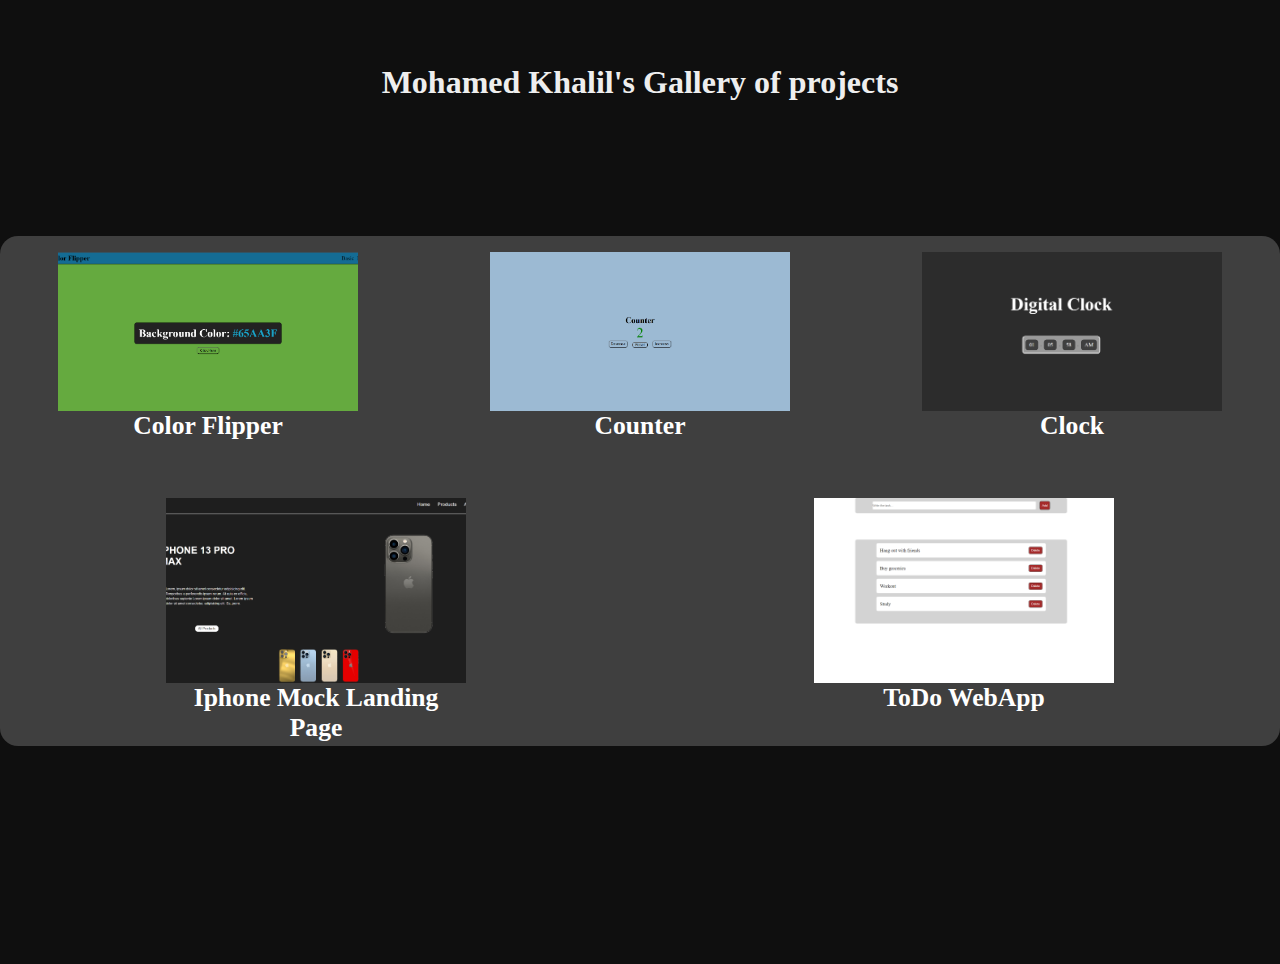
<file: index.html>
<!DOCTYPE html>
<html lang="en">
<head>
    <meta charset="UTF-8">
    <meta name="viewport" content="width=device-width, initial-scale=1.0">
    <title>JS mini-projects</title>

    <!-- stylesheet -->
    <link rel="stylesheet" href="styles.css">
</head>
<body>
    <h1 class="title">Mohamed Khalil's Gallery of projects</h1>
    <div class="container">
        <div class="project">
            <a class='links' href="1.Color Flipper/index.html" target="_blank">
                <div class="image-container">
                    <img src="images/colorFlipper.png" alt="project's image">
                </div>
                <h1 class='names'>Color Flipper</h1>
            </a>
        </div>
        <div class="project">
            <a class='links' href="2.Counter/index.html" target="_blank">
                <div class="image-container">
                    <img src="images/counter.png" alt="project's image">
                </div>
                <h1 class='names'>Counter</h1>
            </a>
        </div>
        <div class="project">
            <a class='links' href="5.Digital Clock/index.html" target="_blank">
                <div class="image-container">
                    <img src="images/Clock.png" alt="project's image">
                </div>
                <h1 class='names'>Clock</h1>
            </a>
        </div>
        <div class="project">
            <a class='links' href="4. Apple Basic Landing page/index.html" target="_blank">
                <div class="image-container">
                    <img src="images/iphoneMockLandingPage.png" alt="project's image">
                </div>
                <h1 class='names'>Iphone Mock Landing Page</h1>
            </a>
        </div>
        <div class="project">
            <a class='links' href="6.To-Do-list/index.html" target="_blank">
                <div class="image-container">
                    <img src="images/ToDoWebApp.png" alt="project's image">
                </div>
                <h1 class='names'>ToDo WebApp</h1>
            </a>
        </div>
    </div>
</body>
</html>
</file>
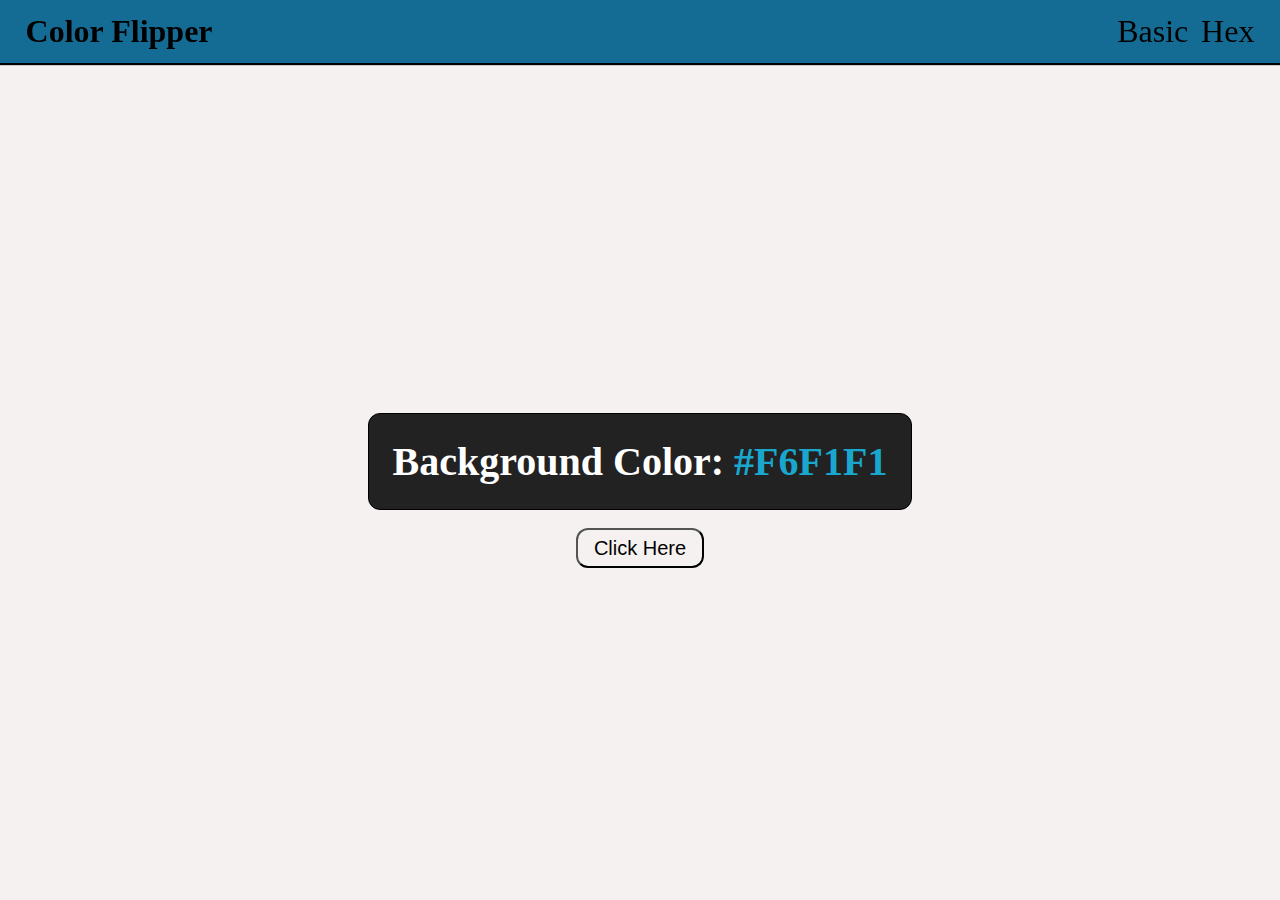
<file: 1.Color Flipper/index.html>
<!DOCTYPE html>
<html>
    <head>
        <title>Color Flipper</title>
        <meta name="viewport" content="width=device-width,initial-scale=1.0">
        <link rel="stylesheet" href="styles.css">
    </head> 

    <body>
        <nav>
            <div class="center">
                <h4>Color Flipper</h4>
                <ul class="links">
                    <li>
                        <a href="index.html">Basic</a>
                    </li>   
                    <li>
                        <a href="hex.html">Hex</a>
                    </li>
                </ul>
                <img class='hamburger' src="hamburger.png" alt="hamburgerIcon" >
            </div>
        </nav>

        <main>
            <h2>Background Color: <span class="color">#F6F1F1</span></h2>
            <button class="btn btn-center" id="btn">Click Here</button>
            
        </main>

        <script src="app.js"></script>
    </body>
</html>
</file>
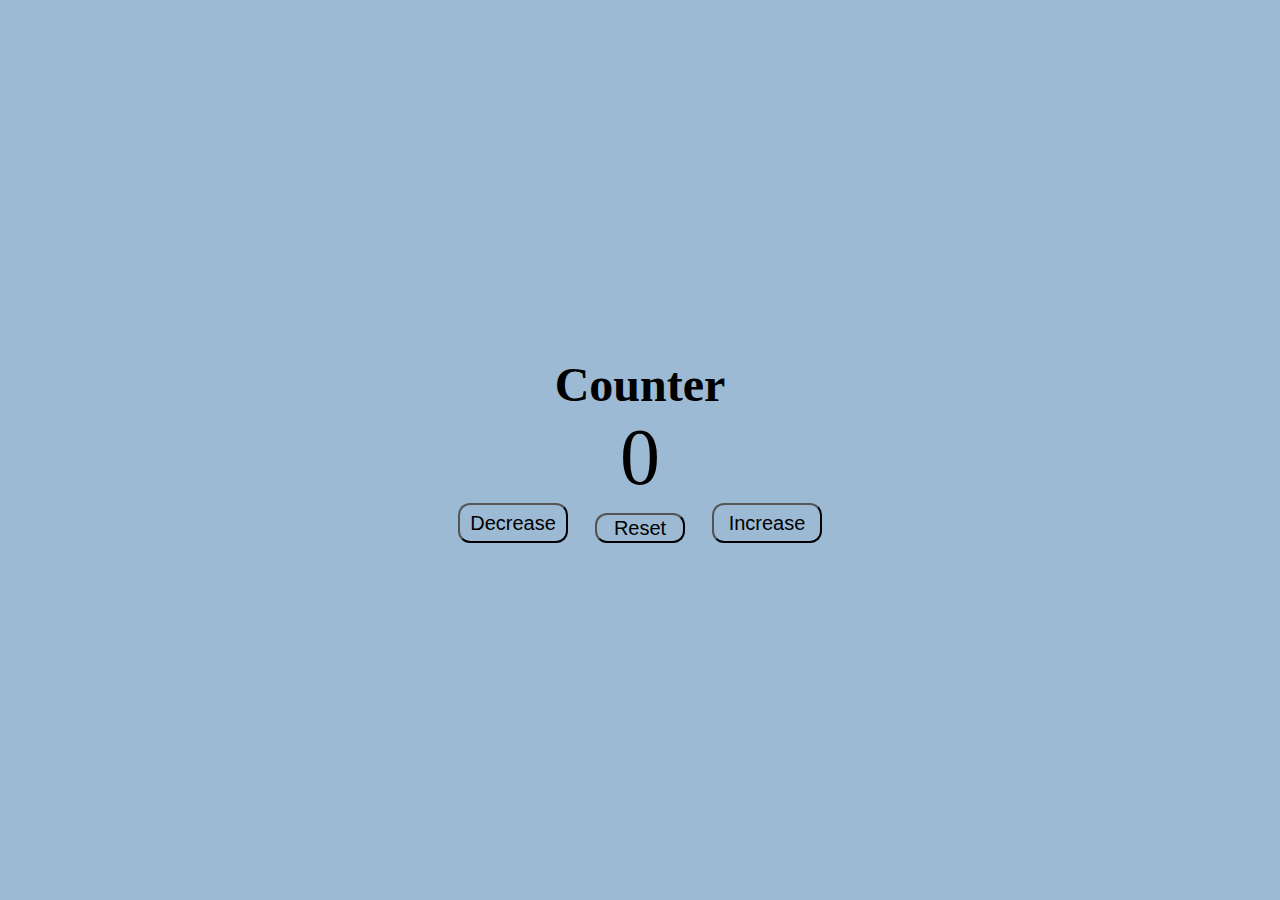
<file: 2.Counter/index.html>
<!DOCTYPE html>
<html>
    <head>
        <title>Counter</title>
        <meta name="viewport" content="width=device-width, initial-scale=1.0">
        <link rel="stylesheet" href="style.css">
    </head>
    <body>
        <main>
            <div class="container">
                <h1>
                    Counter
                </h1>
                <span id="span">0</span>
            </div>
            <div class="btn-container">
                <button class="btn decrease">
                    Decrease
                </button>
                <button class="btn reset">
                    Reset
                </button>
                <button class="btn increase">
                    Increase
                </button>
            </div>

        </main>

        <script src="app.js"></script>
    </body>
</html>
</file>
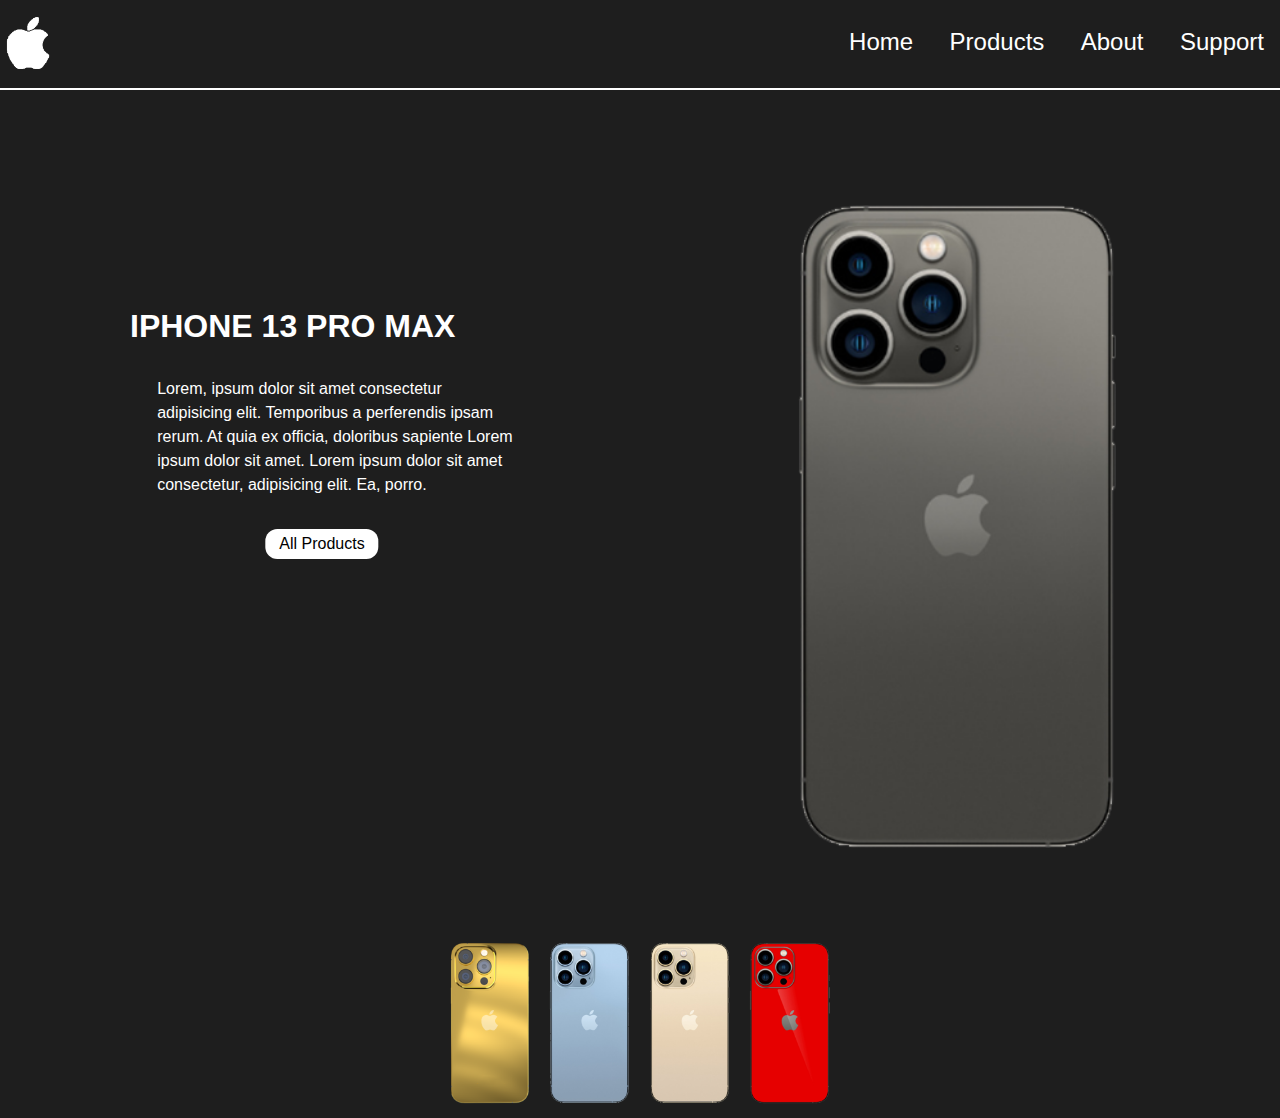
<file: 4. Apple Basic Landing page/index.html>
<!DOCTYPE html>
<html lang="en">
<head>
    <meta charset="UTF-8">
    <meta http-equiv="X-UA-Compatible" content="IE=edge">
    <meta name="viewport" content="width=device-width, initial-scale=1.0">
    <title>Iphone 13 Basic Landing Page</title>
    
    <!-- Styles and icons-->
    <link rel="stylesheet" href="styles.css">
    <link rel="icon" href="Images/logo.png">
</head>
<body>
    <article id="container">
        <header>
            <img id="logo" src="Images/logo.png">
            <ul id="navbar">
                <li><a href="index.html">Home</a></li>
                <li><a href="https://www.apple.com/store" target="_blank">Products</a></li>
                <li><a href="index.html">About</a></li>
                <li><a href="https://support.apple.com/contact" target="_blank">Support</a></li>
            </ul>
        </header>
        <div class="content">
            <div class="text">
                <h2>Iphone 13 pro max</h2>
                <p>Lorem, ipsum dolor sit amet consectetur adipisicing elit. 
                    Temporibus a perferendis ipsam rerum. 
                    At quia ex officia, doloribus sapiente Lorem ipsum dolor sit amet. Lorem ipsum dolor sit amet consectetur, adipisicing elit. Ea, porro.</p>
                    <a href="https://www.apple.com/iphone/" target="_blank" class="button">All Products</a>
            </div>
            <div class="img">
                <img src="Images/2.png"id="product">
            </div>
        </div>

        <div class="icons">
            <img onclick="Switch(this.src, '#000')" src="Images/0.png" class="btn">
            <img onclick="Switch(this.src,'#2596be')"  src="Images/1.png" class="btn">
            <img onclick="Switch(this.src,'#c79b53')"  src="Images/3.png" class="btn">
            <img onclick="Switch(this.src,'#c82525')"  src="Images/4.png" class="btn">
        </div>
      

    </article>
    <script src="app.js"></script>
</body>
</html>
</file>
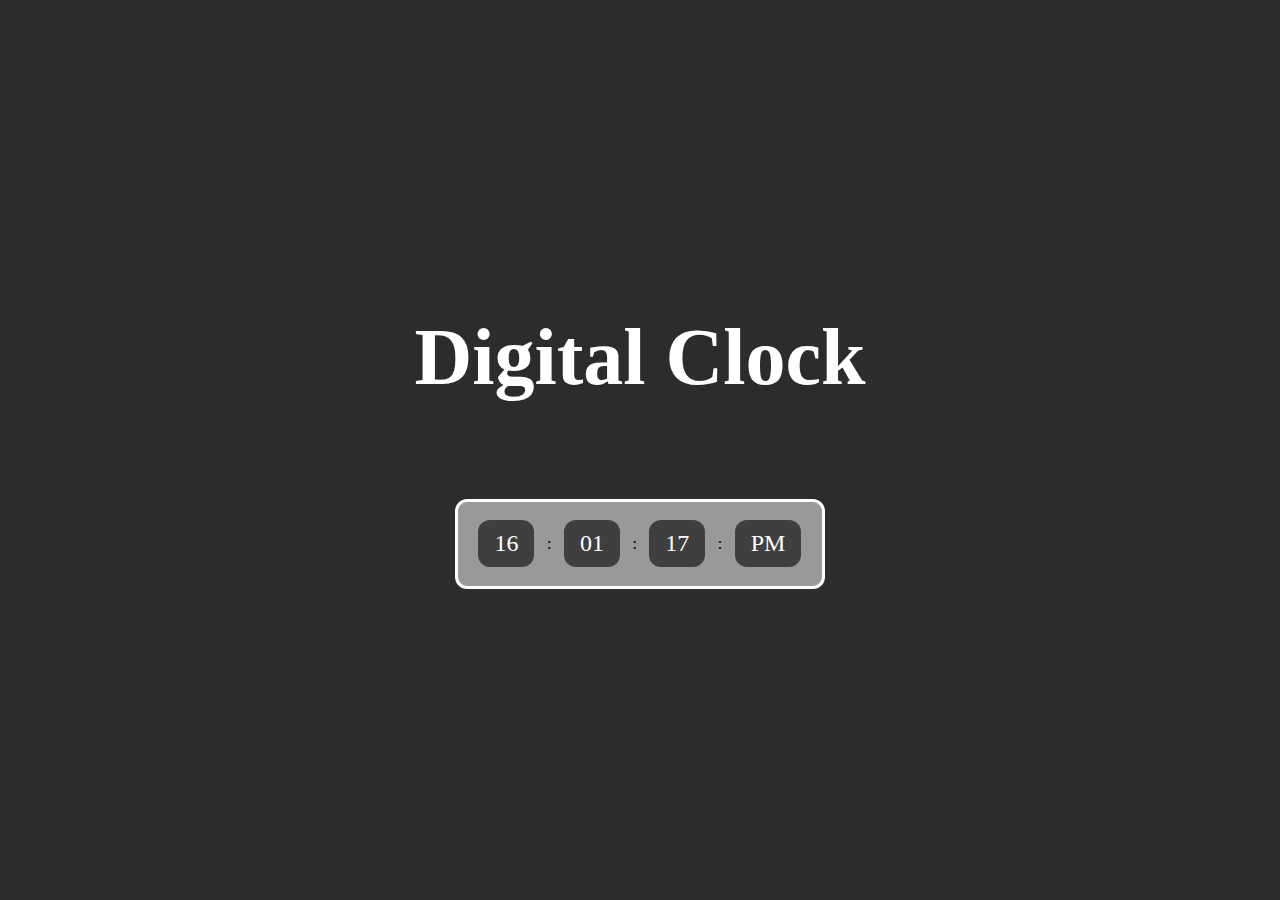
<file: 5.Digital Clock/index.html>
<!DOCTYPE html>
<html lang="en">
    <!-- Made by Mohamed Khalil ^^ -->
<head>
    <meta charset="UTF-8">
    <meta http-equiv="X-UA-Compatible" content="IE=edge">
    <meta name="viewport" content="width=device-width, initial-scale=1.0">
    <title>Digital Clock</title>
    <!--  CSS -->
    <link rel="stylesheet" href="styles.css">
</head>
<body>
     
    <article class="container">
        <h2>Digital Clock</h2> 
        <div class="Clock">
            <span id="hours">00</span>
            <span class="points">:</span>
            <span id="minutes">00</span>
            <span class="points">:</span>
            <span id="seconds">00</span>
            <span class="points">:</span>
            <span id="cycle">PM</span>
        </div>
    </article>
    <script src="app.js"></script>
    
</body>
</html>
</file>
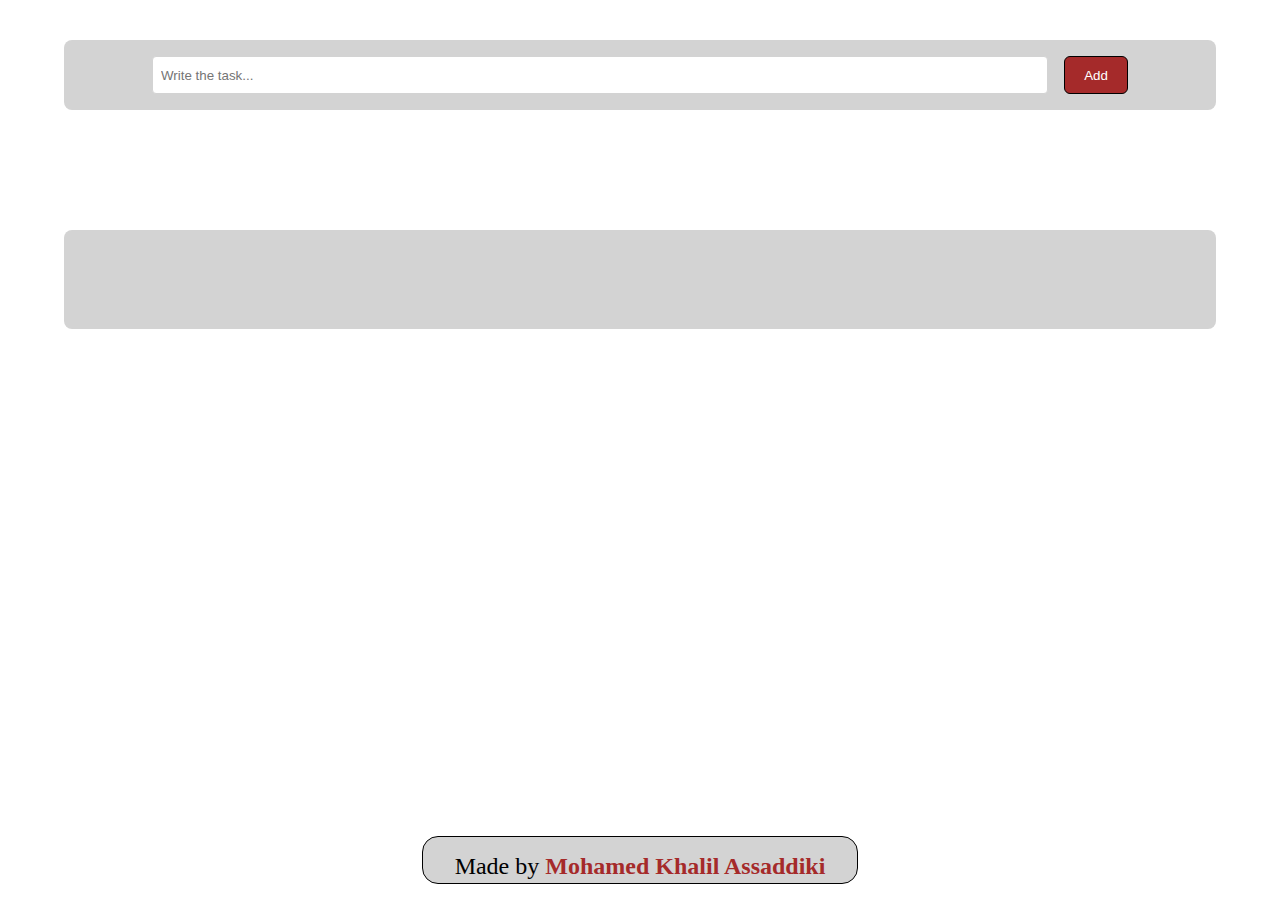
<file: 6.To-Do-list/index.html>
<!DOCTYPE html>
<html lang="en">
<head>
    <meta charset="UTF-8">
    <meta name="viewport" content="width=device-width, initial-scale=1.0">
    <title>To do List</title>
    <link rel="stylesheet" href="styles.css">
    <link rel="icon" href="Icon.png">
</head>
<body>
    <section id="background">
        <div class="input">
            <form action='' id="form">
                <input type="text" placeholder="Write the task..."  class="text">
                <input type="submit" class="submit " value="Add">
            </form>
        </div>
        <div class="tasks">
        </div>

        <footer>Made by <a id="link" target="_blank" href="https://www.linkedin.com/in/mohamed-khalil-assaddiki-15511b25b/">Mohamed Khalil Assaddiki</a></footer>
    </section>    
    <script src="main.js"></script>
</body>
</html>
</file>
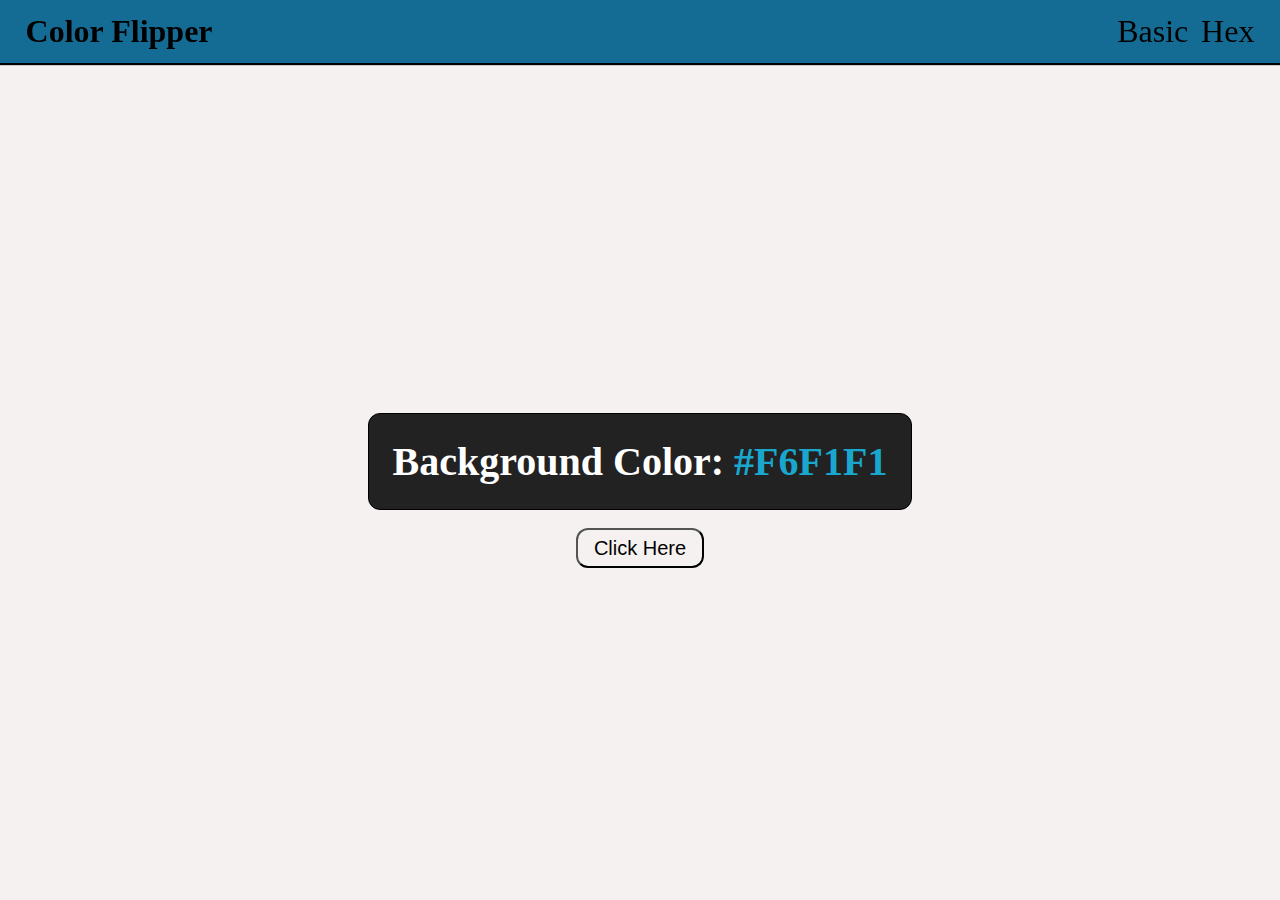
<file: 1.Color Flipper/hex.html>
<!DOCTYPE html>
<html>
    <head>
        <title>Color Flipper</title>
        <meta name="viewport" content="width=device-width,initial-scale=1.0">
        <link rel="stylesheet" href="styles.css">
    </head> 

    <body>
        <nav>
            <div class="center">
                <h4>Color Flipper</h4>
                <ul class="links">
                    <li>
                        <a href="index.html">Basic</a>
                    </li>   
                    <li>
                        <a href="hex.html">Hex</a>
                    </li>
                </ul>
                <img class='hamburger' src="hamburger.png" alt="hamburgerIcon" >

            </div>
        </nav>

        <main>
            <h2>Background Color: <span class="color">#F6F1F1</span></h2>
            <button class="btn btn-center" id="btn">Click Here</button>
            
        </main>

        <script src="hex.js"></script>
    </body>
</html>
</file>
<file: styles.css>
*{
    margin:0;
    padding:0;
    box-sizing: border-box;
    font-style: arial;
}


body{
    min-height: 100vh;
    width: 100%;
    background-color: #0f0f0f;
}

.title{
    font-size: 2rem;
    color:#eee;
    text-align: center;
    margin-top:4rem;
}
.container{
    min-width:60%;
    min-height:100px;
    margin: 15vh auto;
    display:flex;
    flex-wrap: wrap;
    flex-direction: row;
    justify-content: space-around;
    gap:3rem;
    background-color: #3f3f3f;
    border-radius: 18px;
    padding:1rem;
}

.project{
    display: flex;
    justify-content: center;
    align-items: center;
    width:300px;
    transition: all 0.2s ease-in;
}
.project:hover{
    transform: scale(1.03);
}
.links{
    width:100%;
    height:100%;
    text-decoration: none;
    color : white;
}
.image-container{
    width: 100%;
    height: 80%;
    margin:auto
}
.image-container img{
    width:100%;
    height:100%;
    object-fit: cover;
}
.names{
    text-align: center;
    font-size:1.6rem;
}
</file>
<file: 1.Color Flipper/styles.css>
* , ::after, ::before{
    margin:0;
    padding:0;
    box-sizing: border-box;
    text-decoration: none;
}

.center{
    width:100vw;
    height:7vh;
    position: fixed;
    z-index:3 ;
    background-color: #146C94;
    box-shadow: 1px 1px 1px 1px black;
    display: flex;
    flex-direction: row;
    justify-content:space-between ;
    align-items: center;
    padding : 0 2vw;
    transition: all 0.3s ease-in-out;
 }
.center h4{
    font-size:2rem;
}
.links{
    display: flex;
    gap: 1vw ;
    font-size:2rem;
    list-style:none;

}
.links a { 
    color : black; 
    padding-bottom:4px;
   transition: all 0.1s ease-in-out;

}
.links a:hover {
     border-bottom: 3px solid black ;
}
.hamburger{
    display: none;
    width:30px;
    cursor: pointer;
    transition:all 0.3s ease-in;
}
.hamburger:hover{
    transform: scale(1.1);
}
body{
    background-color:  #F6F1F1;  
}
main{
 
  padding-top:7vh;
  width:100vw;
  height:100vh;
  display: flex;
  flex-direction: column;
  align-items: center;
  justify-content: center;
}
#btn {
    background-color: transparent;
    border-radius: 12px;
    width:8rem;
    height:2em;
    font-size: 20px;
    padding:4px;
    transition: all 0.5s ease-in-out;
    transform: scale(1.0);

}
#btn:hover { 
    background-color:transparent ;
    transform: scale(1.2    );
}
main h2{
    color: white;
    background-color: #222;
    
    font-size:2.5rem;
    border-radius: 12px;
    border:1px solid black ;
    padding:1.5rem;
    margin: 2vh;
}
.color { 
    color : #19A7CE;
}

@media screen and (max-width:500px) {
    .center{
        padding-top:10px;
        flex-direction: column;
        align-items: start;
        justify-content: start;
        gap:1rem;
        overflow: hidden;
    }
    .center.active{
        height:24vh;
    }
    .links{
        flex-direction: column;
        gap:0.5rem;
    }
    .hamburger{
        position: absolute;
        top:14px;
        right:5px;
        display: inline-block;
    }
    main h2{
        font-size: 1.5rem;
        margin:0;
        margin-bottom: 1rem;
    }
}
</file>
<file: 2.Counter/style.css>
:root{
    --backgroundColor:#9CBAD3;
}

*{
    margin:0; 
    padding:0;
    box-sizing:border-box;
    text-decoration: none;
}

body{
    height:100vh;
    width:100vw;
    display: grid; 
    justify-items: center;
    background-color: var(--backgroundColor);
}
main{
    display: flex;
    flex-direction:column ;
    justify-content: center;
    align-items: center;
}
.container { 
    display: flex;
    align-items: center;
    justify-content: center;
    flex-direction: column;
}
main h1 { 
    font-size: 3rem;
}
#span{
    font-size:5rem;
}
.btn-container {
    position: relative;
    display: flex;
    align-items: center;
    justify-content:center ;
    gap:9em;
    
}
.btn {
    font-size:20px;
    padding : 6px;
    height:2em;
    width:5.5em;
    border-radius: 12px;
    background-color: transparent;
    transform:scale(1.0);
    transition: all 0.2s ease-in-out;
}
.btn:hover{
    transform: scale(1.2);
    
}
.reset { 
    width:4.5em;
    height: 1.5em;  
    display: flex;
    align-items:center;
    justify-content: center;
    position: absolute;
    top:0.5em;
}
</file>
<file: 4. Apple Basic Landing page/styles.css>
* {
    margin:0;
    padding:0;
    box-sizing: border-box;
    text-decoration: none;
    font-family:sans-serif;
    overflow-x: hidden;
}
body{
    min-height: 100vh;
}
#container { 
    height:100%
    width:100%;
    background-color: #1e1e1e;
    overflow:auto ;
    position: relative;
}
header{
    display: flex;
    justify-content: space-between;
    align-items: center;
    height:10vh;
    border-bottom:2px solid white; 
    margin-bottom:4rem;
}
#logo { 
    width:3.5rem;
}
#navbar li { 
    display: inline-block;
    padding:1rem;
    font-size: 24px;
    transition: all 0.25s ease-in-out;
    
}
#navbar a {
    color:#fff;
}
#navbar li:hover{
    transform:scale(1.2);
}
#navbar a:hover{
    color:white ;
}
.content{
    display: flex;
    justify-content: space-around;
    align-items: center;
    width: 100%;
    margin: auto;
    margin-bottom:2vh;
}
.text{
    color:#fff;
    width:30%;
    height:450px;
    margin-left: 0.5rem;
    position:relative;
}
.text h2 {
    font-size:2rem;
    text-transform: uppercase;
}
.text p {
    font-size:1rem ;
    padding: 2rem 0 ;
    padding-left:1.7rem;
    line-height: 1.5rem;
}
.button{
    color:#000000;
    background-color: #fff;
    padding:6px 14px;
    border-radius: 12px;
    position: absolute;
    left:50%;
    transform: translateX(-50%);
}
.img{
    width:400px;
}
.img img{
    width: 100%;
    height:100%;
    object-fit: contain;
  }
.icons{
    width: 100%;
    justify-content: center;
    overflow-y: hidden;
    display: flex;
}

.icons img{
    width:100px;
    transition: all 0.25s ease-in-out;
}
.icons img:hover{
    transform: scale(1.2);
}
@media screen and (max-width:500px) {
    #container{
       height:150vh;
    }
    header{
        justify-content: center;
    }
    #navbar{
      display: none;  
    }
    .text{
        width:80%;
        margin-bottom:0 ;
    }
    .text p {
        padding-left:0;
    }
    .button{
      bottom:5rem;      
    }
  .content{
    flex-direction: column;
    justify-content: center;
    align-items: center;
  }
  .img{
   width:200px;
   min-height:10px;
   text-align: center;
  }
 
  .icons {
    width: 100%;
    flex-wrap: wrap;
    justify-content: center;
  }
  .icons .btn{
    width:60px;
  }
}
</file>
<file: 5.Digital Clock/styles.css>
* {
    padding:0;
    margin:0;
    box-sizing: border-box;
}

.container{
    height: 100vh;
    background: #2c2c2c;
    display: flex;
    justify-content: center;
    align-items: center;
    flex-direction: column;
}
.container h2 {
    color :#fff;
    font-size:5rem;
    padding-bottom:6rem;
}
.Clock{
    background-color: #999999;
    min-width:370px;
    height:10vh;
    padding:0 0.5rem;
    display: flex;
    justify-content: center;
    align-items: center;
    border: #fff solid 3px;
    border-radius: 12px;
}

span:not(.points) {
    background-color: #1e1e1ebb;
    color:white;
    margin:auto;
    padding:10px 16px;
    border-radius: 12px;
    font-size: 1.5rem;
}

 @media screen and (max-width:500px){
   .container h2{
        font-size: 3rem;
    }
    .Clock{
        min-width: 100px;
    }
}

/*

@media screen and (max-width:1200px){
    .Clock{
        width:65vw;
        height:10vh;
    }
}

@media screen and (max-width:1700px){
    .Clock{
        width:40vw;
        height:10vh;
    }
} */
</file>
<file: 6.To-Do-list/styles.css>
*{
    margin:0;
    padding:0;
    box-sizing: border-box;
}

#background{
    min-height:100vh;
    width:100%; 
    display: flex;
    justify-content: flex-start;
    align-items: center;
    gap:5rem;
    flex-direction: column;
    padding-bottom: 6rem;
    position: relative;
}

.input{
  background-color: lightgray;    
  margin:2.5rem;
  width:50vw;
  border-radius: 0.5rem;
  display: flex;
  justify-content: center;
}
#form{
padding:1rem;
width:100%;
height:100%;
display: flex;
justify-content: center;
gap:1rem;
}
.text{
    width:80%;
    height: 2.4rem;
    border-radius: 0.25rem;
    padding: 0 0.5rem 0;
    border:1px solid lightgray;
}
.text:focus {
    outline: none !important;
    border:1px solid black;
}
.submit{
    padding:6px;
    width:5%;
    background-color: brown;
    border:1px solid black;
    color: white;
    border-radius: 6px;
    transition:all 0.1s ease-in;
    cursor:pointer;
}
.submit:hover{
    transform: scale(1.1);
}
.tasks{
    background-color:lightgray ;
    border-radius: 0.5rem;
    width: 50vw;
    min-height:11vh;
    padding:0 2.5rem 0;
}   
.inTask{
    display: flex;
    flex-direction: row;
    justify-content: space-between;
    align-items: center;
    background-color: white;
    color:black;
    width:80%;
    min-height:7vh;
    margin: 1rem auto;
    border-radius: 6px;
}
.inTask button{
    display: block;
    width:5rem;
    min-height:100%;
    margin: 0 1rem;
    background-color: brown;
    color:white;
    border:1px solid black;
    border-radius: 6px;
    transition: all 0.1s ease-in;
    cursor:pointer;
}
.inTask button:hover{
   transform:scale(1.1)
}
.inTask p{
    font-size:1.3rem;
    margin: 0 1rem;
    word-break:break-all;
    width:90%;
}
footer{
    min-width: 10%;
    background-color:lightgray ;
    text-align: center;
    position: absolute;
    bottom:1rem;
    font-size: 1.5rem;
    padding:1rem 2rem;
    border : 1px solid black;
    border-radius: 16px;
    height: 3rem;
}
footer a {
    display: inline-block;
    text-decoration: none;
    color: brown;
    font-weight: 600;
    transition: text-decoration 1s;
}
#link:hover {
    transform: translate(5%,-15%);
    text-decoration: underline;
}
@media screen and (max-width:767px) {
    .input{
        width:90vw;
    }
    .submit{
        min-width:15%;
    }
    .tasks{
        width:90vw;
        padding: 0 1rem 0;
    }
    .inTask {
        width:100%;
    }
    .inTask button{
        min-width:15%;
        min-height:2rem;
    }
    footer{
        width:90vw;
        padding: 0;
        min-height:4.5rem;
        bottom:0.5rem;     
    }
}   
@media screen and (min-width:768px) {
    .input{
        width:90vw;
    }
    .submit{
        width:4rem;
    }
    .tasks{
        width:90vw;
    }
    .inTask {
        width:90%;
    }
    .inTask button{
        min-width:5rem;
        min-height:2.5rem;
    }
}
</file>
